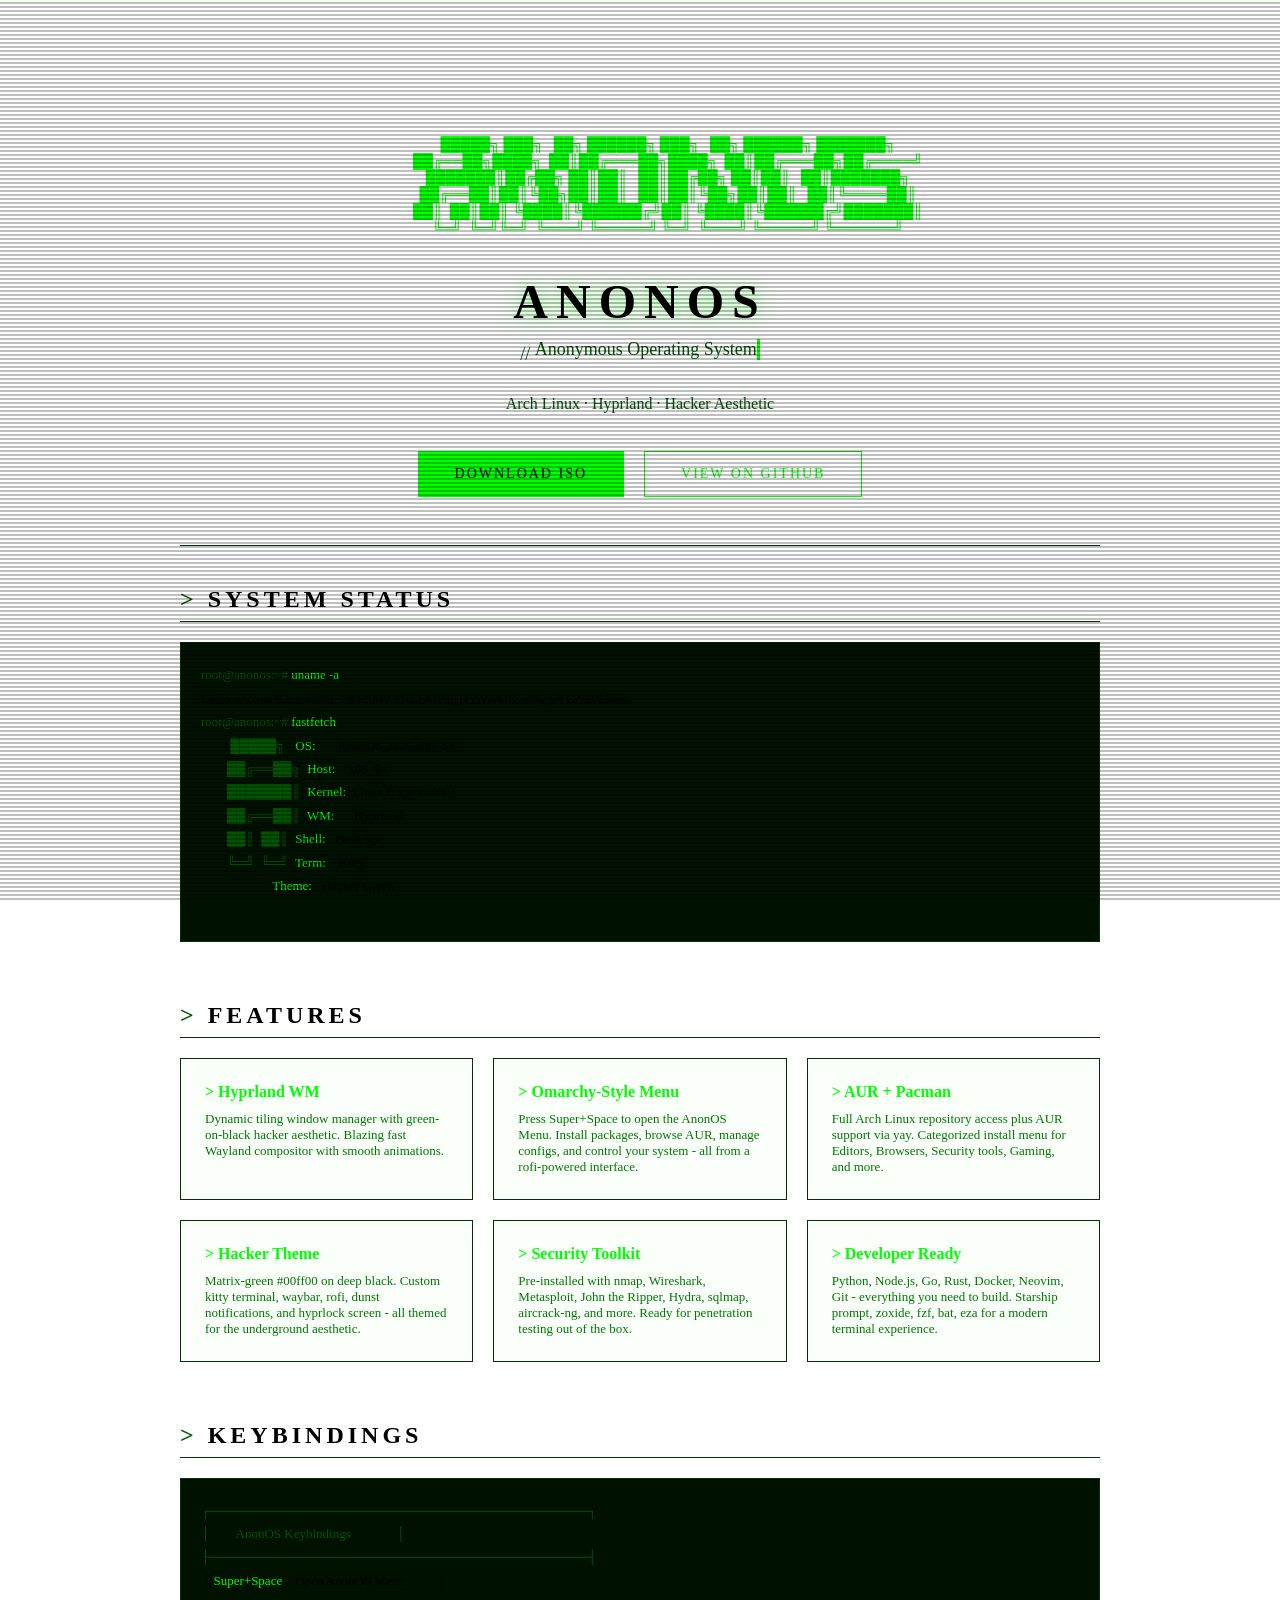
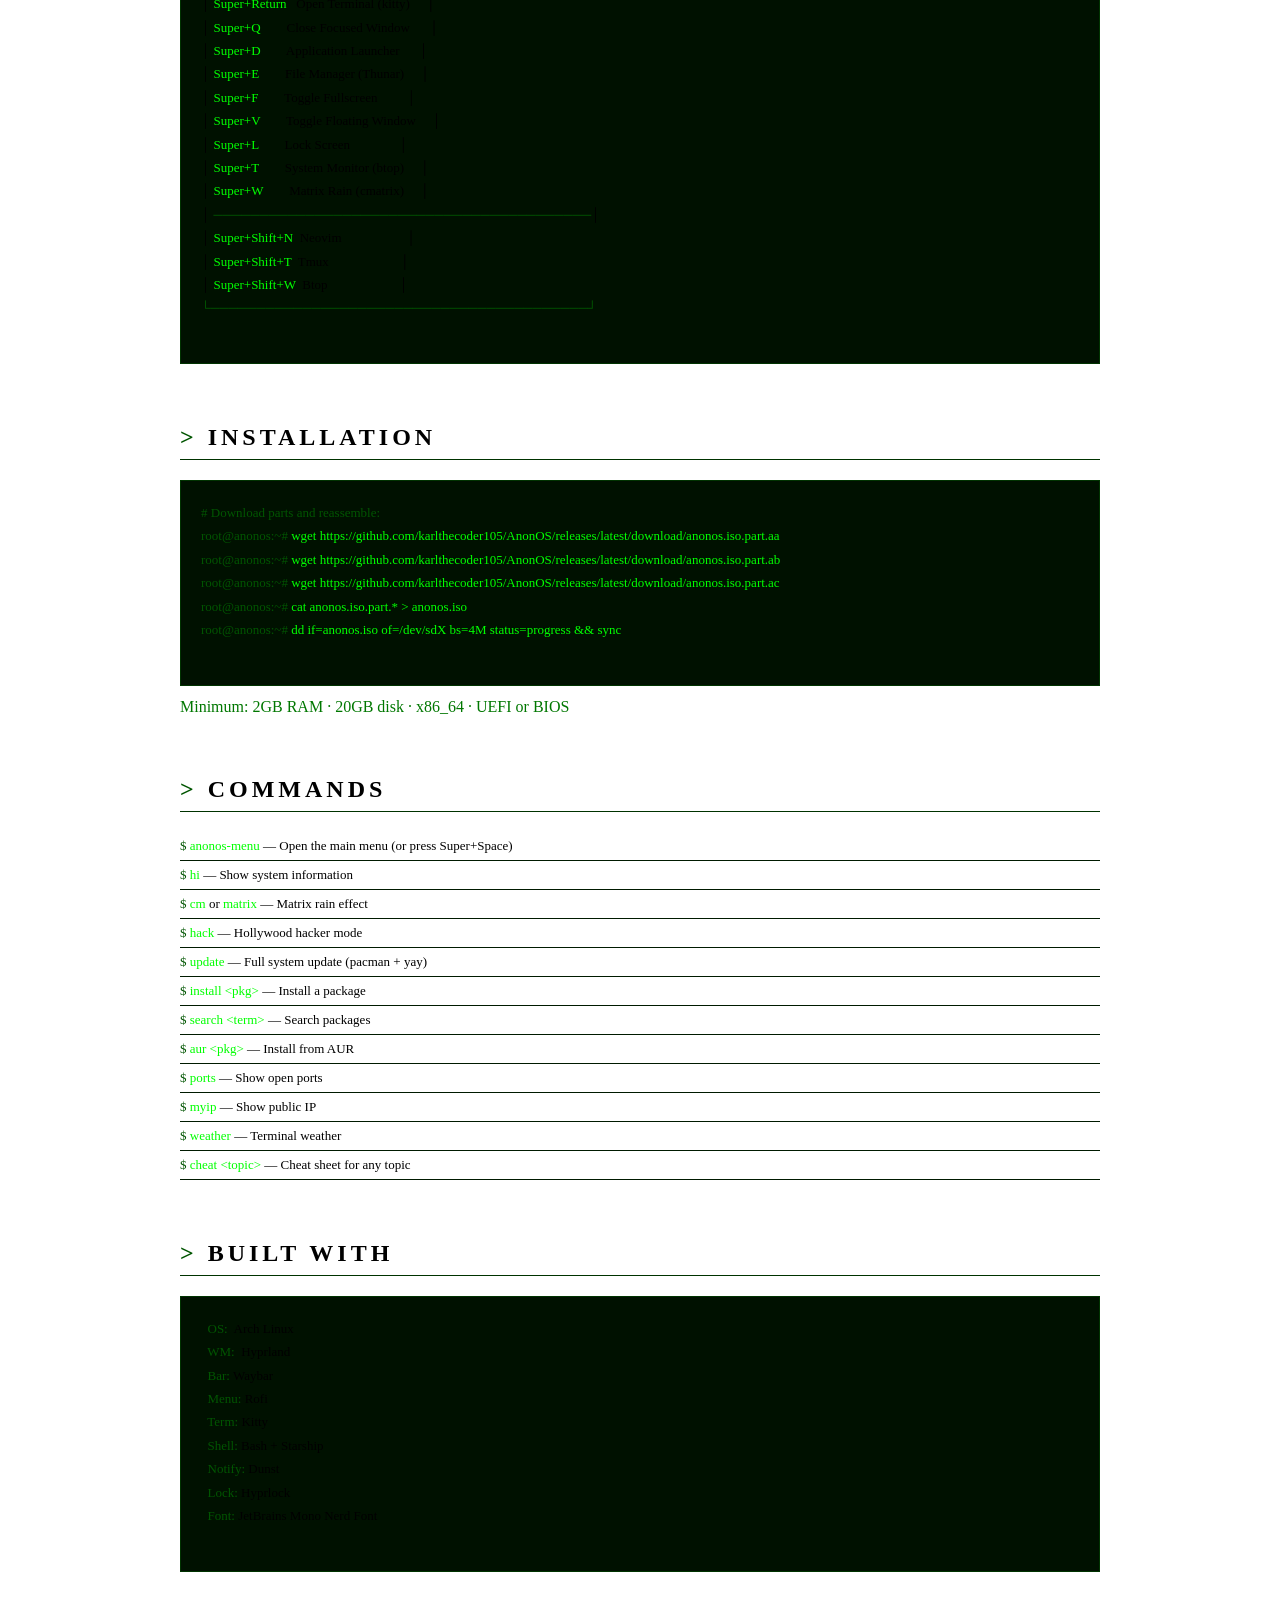
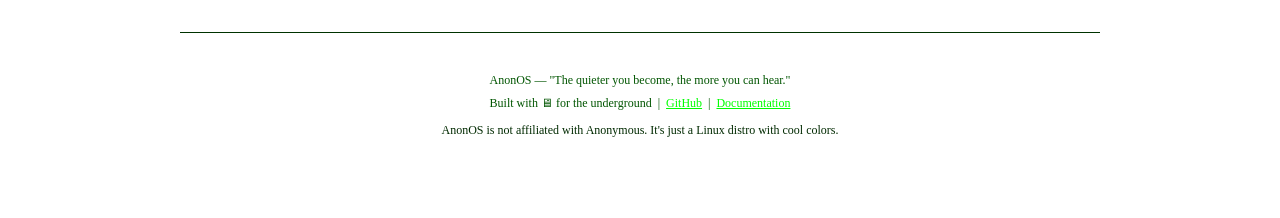
<file: index.html>
<!DOCTYPE html>
<html lang="en">
<head>
    <meta charset="UTF-8">
    <meta name="viewport" content="width=device-width, initial-scale=1.0">
    <title>AnonOS - Anonymous Operating System</title>
    <link rel="icon" type="image/svg+xml" href="data:image/svg+xml,<svg xmlns='http://www.w3.org/2000/svg' viewBox='0 0 100 100'><text y='.9em' font-size='90'>💀</text></svg>">
    <style>
        * { margin: 0; padding: 0; box-sizing: border-box; }


        <meta name="google-site-verification" content="H50y3rK3XgEqprsuq6de5fsm1klrKf6iAO_Bj1H4qsc" />
        body {
            background: #000;
            color: #00ff00;
            font-family: 'Courier New', 'JetBrains Mono', monospace;
            line-height: 1.6;
            overflow-x: hidden;
        }

        ::-webkit-scrollbar { width: 8px; }
        ::-webkit-scrollbar-track { background: #001100; }
        ::-webkit-scrollbar-thumb { background: #00ff00; border-radius: 4px; }

        .crt::before {
            content: " ";
            display: block;
            position: fixed;
            top: 0;
            left: 0;
            bottom: 0;
            right: 0;
            background: linear-gradient(
                rgba(18, 16, 16, 0) 50%,
                rgba(0, 0, 0, 0.25) 50%
            );
            background-size: 100% 4px;
            pointer-events: none;
            z-index: 2;
        }

        .scanline {
            position: fixed;
            top: 0;
            left: 0;
            width: 100%;
            height: 4px;
            background: rgba(0, 255, 0, 0.03);
            animation: scan 8s linear infinite;
            pointer-events: none;
            z-index: 3;
        }

        @keyframes scan {
            0% { top: 0; }
            100% { top: 100%; }
        }

        .container {
            max-width: 960px;
            margin: 0 auto;
            padding: 40px 20px;
        }

        header {
            text-align: center;
            padding: 80px 0 40px;
            border-bottom: 1px solid #003300;
            margin-bottom: 40px;
        }

        .logo {
            font-size: 14px;
            line-height: 1.2;
            color: #00ff00;
            margin-bottom: 20px;
            white-space: pre;
        }

        h1 {
            font-size: 48px;
            font-weight: bold;
            letter-spacing: 8px;
            text-transform: uppercase;
            margin-bottom: 10px;
            text-shadow: 0 0 20px rgba(0, 255, 0, 0.5);
        }

        .tagline {
            font-size: 18px;
            color: #005500;
            margin-bottom: 30px;
        }

        .typing {
            display: inline-block;
            overflow: hidden;
            border-right: 3px solid #00ff00;
            white-space: nowrap;
            animation: blink 1s step-end infinite;
        }

        @keyframes blink {
            50% { border-color: transparent; }
        }

        .btn {
            display: inline-block;
            padding: 14px 36px;
            margin: 8px;
            background: transparent;
            color: #00ff00;
            border: 1px solid #00ff00;
            text-decoration: none;
            font-family: inherit;
            font-size: 14px;
            cursor: pointer;
            transition: all 0.3s;
            letter-spacing: 2px;
            text-transform: uppercase;
        }

        .btn:hover {
            background: #00ff00;
            color: #000;
            box-shadow: 0 0 30px rgba(0, 255, 0, 0.3);
        }

        .btn-primary {
            background: #00ff00;
            color: #000;
        }

        .btn-primary:hover {
            background: transparent;
            color: #00ff00;
        }

        section {
            margin-bottom: 60px;
        }

        h2 {
            font-size: 24px;
            margin-bottom: 20px;
            padding-bottom: 8px;
            border-bottom: 1px solid #003300;
            letter-spacing: 4px;
            text-transform: uppercase;
        }

        h2::before {
            content: "> ";
            color: #005500;
        }

        .features {
            display: grid;
            grid-template-columns: repeat(auto-fit, minmax(280px, 1fr));
            gap: 20px;
        }

        .feature-card {
            border: 1px solid #003300;
            padding: 24px;
            transition: all 0.3s;
            background: rgba(0, 255, 0, 0.02);
        }

        .feature-card:hover {
            border-color: #00ff00;
            background: rgba(0, 255, 0, 0.05);
            transform: translateY(-2px);
        }

        .feature-card h3 {
            font-size: 16px;
            margin-bottom: 10px;
            color: #00ff00;
        }

        .feature-card p {
            color: #007700;
            font-size: 13px;
        }

        .screenshot {
            width: 100%;
            border: 1px solid #003300;
            padding: 4px;
            background: #000;
        }

        .cmd-list {
            list-style: none;
        }

        .cmd-list li {
            padding: 6px 0;
            border-bottom: 1px solid #001a00;
            font-size: 13px;
        }

        .cmd-list li::before {
            content: "$ ";
            color: #005500;
        }

        .cmd-list li span {
            color: #00ff00;
        }

        pre {
            background: #001100;
            border: 1px solid #003300;
            padding: 20px;
            overflow-x: auto;
            font-family: inherit;
            font-size: 13px;
            line-height: 1.8;
        }

        .ascii-art {
            color: #00ff00;
            font-size: 11px;
            line-height: 1.2;
            text-align: center;
        }

        footer {
            text-align: center;
            padding: 40px 0;
            border-top: 1px solid #003300;
            color: #005500;
            font-size: 12px;
        }

        .blink { animation: blink 1.5s step-end infinite; }

        a { color: #00ff00; }
        a:hover { color: #44ff44; }

        .prompt-line {
            color: #005500;
            margin-bottom: 8px;
        }

        .prompt-line span {
            color: #00ff00;
        }

        @media (max-width: 768px) {
            h1 { font-size: 28px; letter-spacing: 4px; }
            .logo { font-size: 8px; }
            .container { padding: 20px 16px; }
            header { padding: 40px 0 20px; }
        }
    </style>
</head>
<body class="crt">
    <div class="scanline"></div>

    <div class="container">

        <header>
            <div class="logo">
                █████╗ ███╗   ██╗ ██████╗ ███╗   ██╗ ██████╗ ███████╗
                ██╔══██╗████╗  ██║██╔═══██╗████╗  ██║██╔═══██╗██╔════╝
                ███████║██╔██╗ ██║██║   ██║██╔██╗ ██║██║   ██║███████╗
                ██╔══██║██║╚██╗██║██║   ██║██║╚██╗██║██║   ██║╚════██║
                ██║  ██║██║ ╚████║╚██████╔╝██║ ╚████║╚██████╔╝███████║
                ╚═╝  ╚═╝╚═╝  ╚═══╝ ╚═════╝ ╚═╝  ╚═══╝ ╚═════╝ ╚══════╝
            </div>
            <h1>AnonOS</h1>
            <p class="tagline">// <span class="typing">Anonymous Operating System</span></p>
            <p style="color:#005500; margin-bottom: 30px;">
                Arch Linux · Hyprland · Hacker Aesthetic
            </p>
            <div>
                <a href="https://github.com/karlthecoder105/AnonOS/releases" class="btn btn-primary">Download ISO</a>
                <a href="https://github.com/karlthecoder105/AnonOS" class="btn">View on GitHub</a>
            </div>
        </header>

        <section>
            <h2>System Status</h2>
            <pre>
<span style="color:#005500">root@anonos:~#</span> <span style="color:#00ff00">uname -a</span>
Linux anonos 6.x.x-arch1-1 #1 SMP PREEMPT_DYNAMIC x86_64 GNU/Linux
<span style="color:#005500">root@anonos:~#</span> <span style="color:#00ff00">fastfetch</span>
<span style="color:#005500">         █████╗ </span><span style="color:#00ff00">  OS:</span>       AnonOS 2026.x86_64
<span style="color:#005500">        ██╔══██╗</span><span style="color:#00ff00">  Host:</span>    x86_64
<span style="color:#005500">        ███████║</span><span style="color:#00ff00">  Kernel:</span>  Linux 6.x.x-arch1-1
<span style="color:#005500">        ██╔══██║</span><span style="color:#00ff00">  WM:</span>      Hyprland
<span style="color:#005500">        ██║  ██║</span><span style="color:#00ff00">  Shell:</span>   Bash 5.x
<span style="color:#005500">        ╚═╝  ╚═╝</span><span style="color:#00ff00">  Term:</span>    Kitty
<span style="color:#005500">                    </span><span style="color:#00ff00">  Theme:</span>   Hacker Green
            </pre>
        </section>

        <section>
            <h2>Features</h2>
            <div class="features">

                <div class="feature-card">
                    <h3>> Hyprland WM</h3>
                    <p>Dynamic tiling window manager with green-on-black hacker aesthetic. Blazing fast Wayland compositor with smooth animations.</p>
                </div>

                <div class="feature-card">
                    <h3>> Omarchy-Style Menu</h3>
                    <p>Press Super+Space to open the AnonOS Menu. Install packages, browse AUR, manage configs, and control your system - all from a rofi-powered interface.</p>
                </div>

                <div class="feature-card">
                    <h3>> AUR + Pacman</h3>
                    <p>Full Arch Linux repository access plus AUR support via yay. Categorized install menu for Editors, Browsers, Security tools, Gaming, and more.</p>
                </div>

                <div class="feature-card">
                    <h3>> Hacker Theme</h3>
                    <p>Matrix-green #00ff00 on deep black. Custom kitty terminal, waybar, rofi, dunst notifications, and hyprlock screen - all themed for the underground aesthetic.</p>
                </div>

                <div class="feature-card">
                    <h3>> Security Toolkit</h3>
                    <p>Pre-installed with nmap, Wireshark, Metasploit, John the Ripper, Hydra, sqlmap, aircrack-ng, and more. Ready for penetration testing out of the box.</p>
                </div>

                <div class="feature-card">
                    <h3>> Developer Ready</h3>
                    <p>Python, Node.js, Go, Rust, Docker, Neovim, Git - everything you need to build. Starship prompt, zoxide, fzf, bat, eza for a modern terminal experience.</p>
                </div>

            </div>
        </section>

        <section>
            <h2>Keybindings</h2>
            <pre>
<span style="color:#005500">┌─────────────────────────────────────────┐
│        AnonOS Keybindings              │
├─────────────────────────────────────────┤</span>
│ <span style="color:#00ff00">Super+Space</span>    Open AnonOS Menu          │
│ <span style="color:#00ff00">Super+Return</span>   Open Terminal (kitty)     │
│ <span style="color:#00ff00">Super+Q</span>        Close Focused Window      │
│ <span style="color:#00ff00">Super+D</span>        Application Launcher      │
│ <span style="color:#00ff00">Super+E</span>        File Manager (Thunar)     │
│ <span style="color:#00ff00">Super+F</span>        Toggle Fullscreen         │
│ <span style="color:#00ff00">Super+V</span>        Toggle Floating Window     │
│ <span style="color:#00ff00">Super+L</span>        Lock Screen               │
│ <span style="color:#00ff00">Super+T</span>        System Monitor (btop)     │
│ <span style="color:#00ff00">Super+W</span>        Matrix Rain (cmatrix)     │
│ <span style="color:#005500">─────────────────────────────────────────</span>│
│ <span style="color:#00ff00">Super+Shift+N</span>  Neovim                    │
│ <span style="color:#00ff00">Super+Shift+T</span>  Tmux                      │
│ <span style="color:#00ff00">Super+Shift+W</span>  Btop                      │
<span style="color:#005500">└─────────────────────────────────────────┘</span>
            </pre>
        </section>

        <section id="download">
            <h2>Installation</h2>
            <pre>
<span style="color:#005500"># Download parts and reassemble:</span>
<span style="color:#005500">root@anonos:~#</span> <span style="color:#00ff00">wget https://github.com/karlthecoder105/AnonOS/releases/latest/download/anonos.iso.part.aa</span>
<span style="color:#005500">root@anonos:~#</span> <span style="color:#00ff00">wget https://github.com/karlthecoder105/AnonOS/releases/latest/download/anonos.iso.part.ab</span>
<span style="color:#005500">root@anonos:~#</span> <span style="color:#00ff00">wget https://github.com/karlthecoder105/AnonOS/releases/latest/download/anonos.iso.part.ac</span>
<span style="color:#005500">root@anonos:~#</span> <span style="color:#00ff00">cat anonos.iso.part.* > anonos.iso</span>
<span style="color:#005500">root@anonos:~#</span> <span style="color:#00ff00">dd if=anonos.iso of=/dev/sdX bs=4M status=progress && sync</span>
            </pre>

            <p style="color:#007700; margin-top: 12px;">
                Minimum: 2GB RAM · 20GB disk · x86_64 · UEFI or BIOS
            </p>
        </section>

        <section>
            <h2>Commands</h2>
            <ul class="cmd-list">
                <li><span>anonos-menu</span>        — Open the main menu (or press Super+Space)</li>
                <li><span>hi</span>                 — Show system information</li>
                <li><span>cm</span> or <span>matrix</span>      — Matrix rain effect</li>
                <li><span>hack</span>               — Hollywood hacker mode</li>
                <li><span>update</span>             — Full system update (pacman + yay)</li>
                <li><span>install &lt;pkg&gt;</span>       — Install a package</li>
                <li><span>search &lt;term&gt;</span>       — Search packages</li>
                <li><span>aur &lt;pkg&gt;</span>          — Install from AUR</li>
                <li><span>ports</span>              — Show open ports</li>
                <li><span>myip</span>               — Show public IP</li>
                <li><span>weather</span>            — Terminal weather</li>
                <li><span>cheat &lt;topic&gt;</span>       — Cheat sheet for any topic</li>
            </ul>
        </section>

        <section>
            <h2>Built With</h2>
            <pre>
<span style="color:#005500">  OS:</span>  Arch Linux
<span style="color:#005500">  WM:</span>  Hyprland
<span style="color:#005500">  Bar:</span> Waybar
<span style="color:#005500">  Menu:</span> Rofi
<span style="color:#005500">  Term:</span> Kitty
<span style="color:#005500">  Shell:</span> Bash + Starship
<span style="color:#005500">  Notify:</span> Dunst
<span style="color:#005500">  Lock:</span> Hyprlock
<span style="color:#005500">  Font:</span> JetBrains Mono Nerd Font
            </pre>
        </section>

        <footer>
            <p>AnonOS — "The quieter you become, the more you can hear."</p>
            <p style="margin-top: 8px;">
                Built with &#x1F5A5; for the underground &nbsp;|&nbsp; <a href="https://github.com/karlthecoder105/AnonOS">GitHub</a> &nbsp;|&nbsp; <a href="#">Documentation</a>
            </p>
            <p style="margin-top: 12px; color: #002a00;">
                AnonOS is not affiliated with Anonymous. It's just a Linux distro with cool colors.
            </p>
        </footer>

    </div>

</body>
</html>
</file>
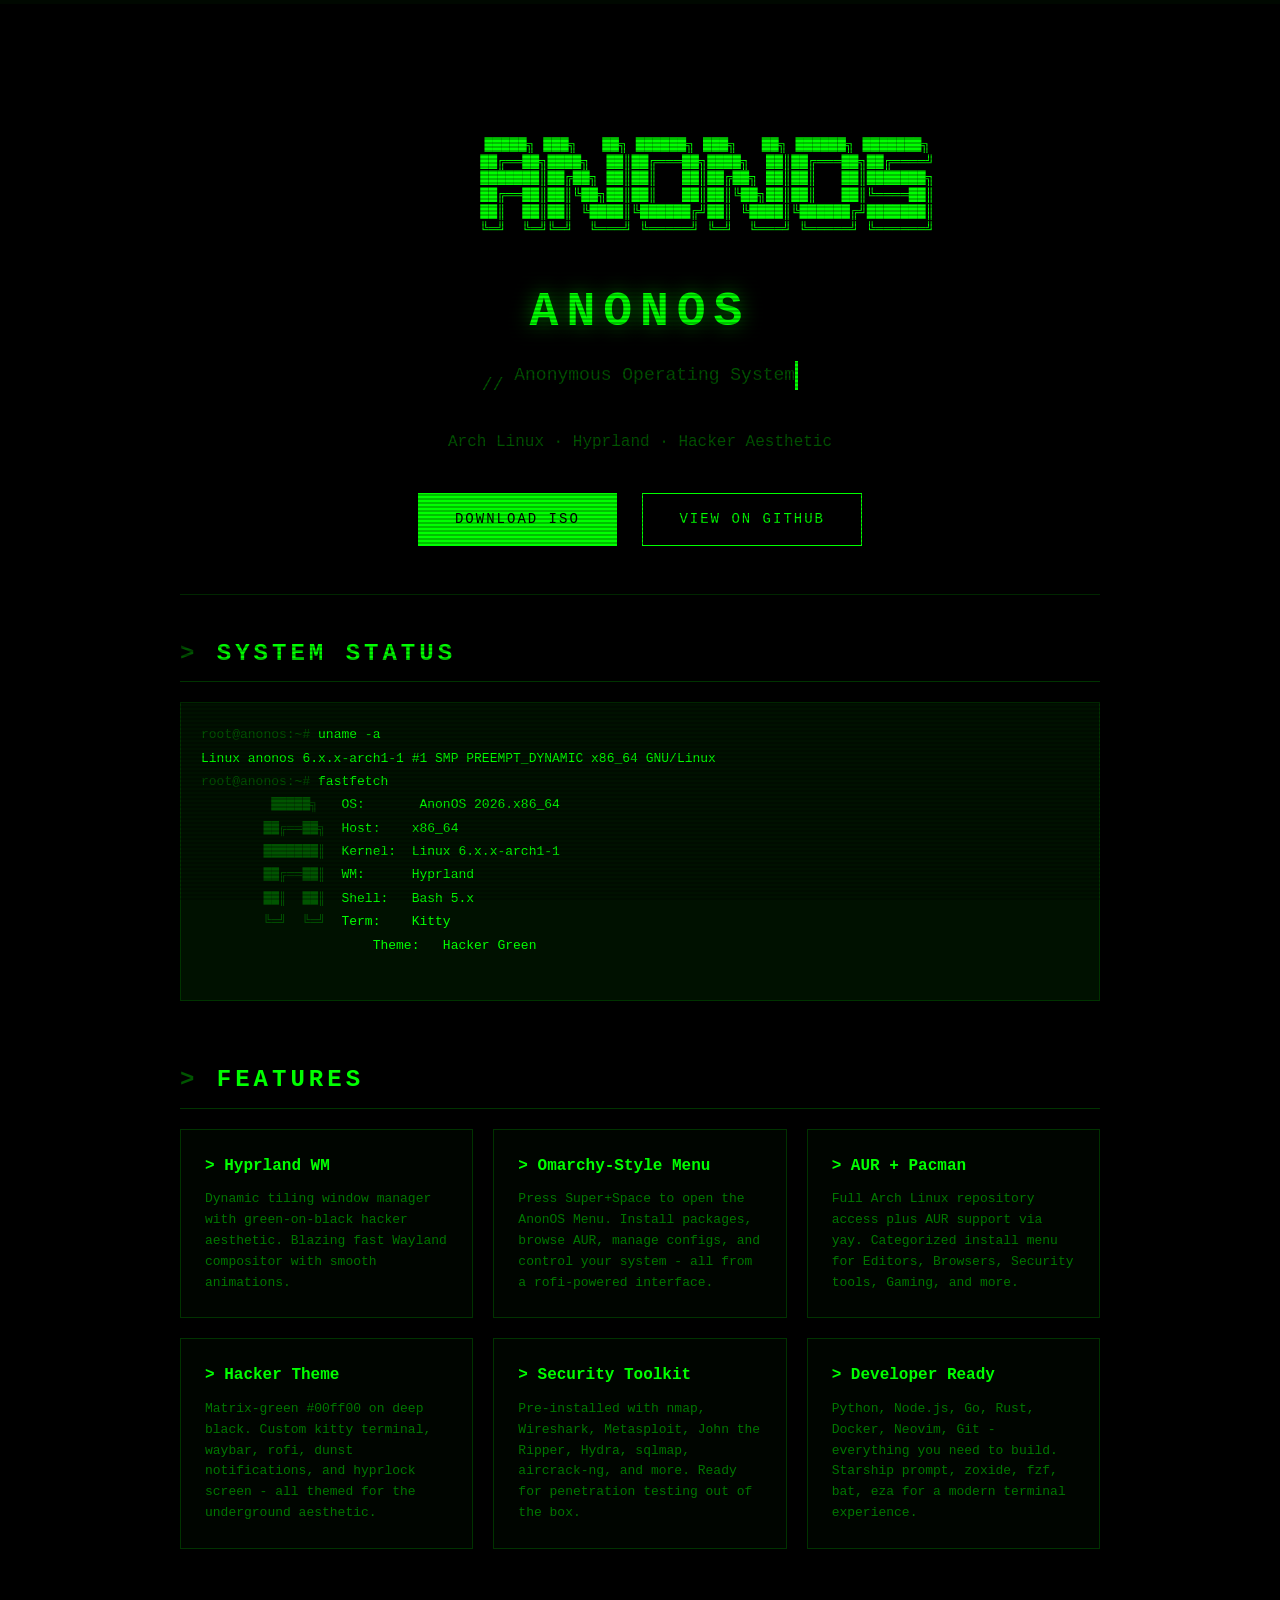
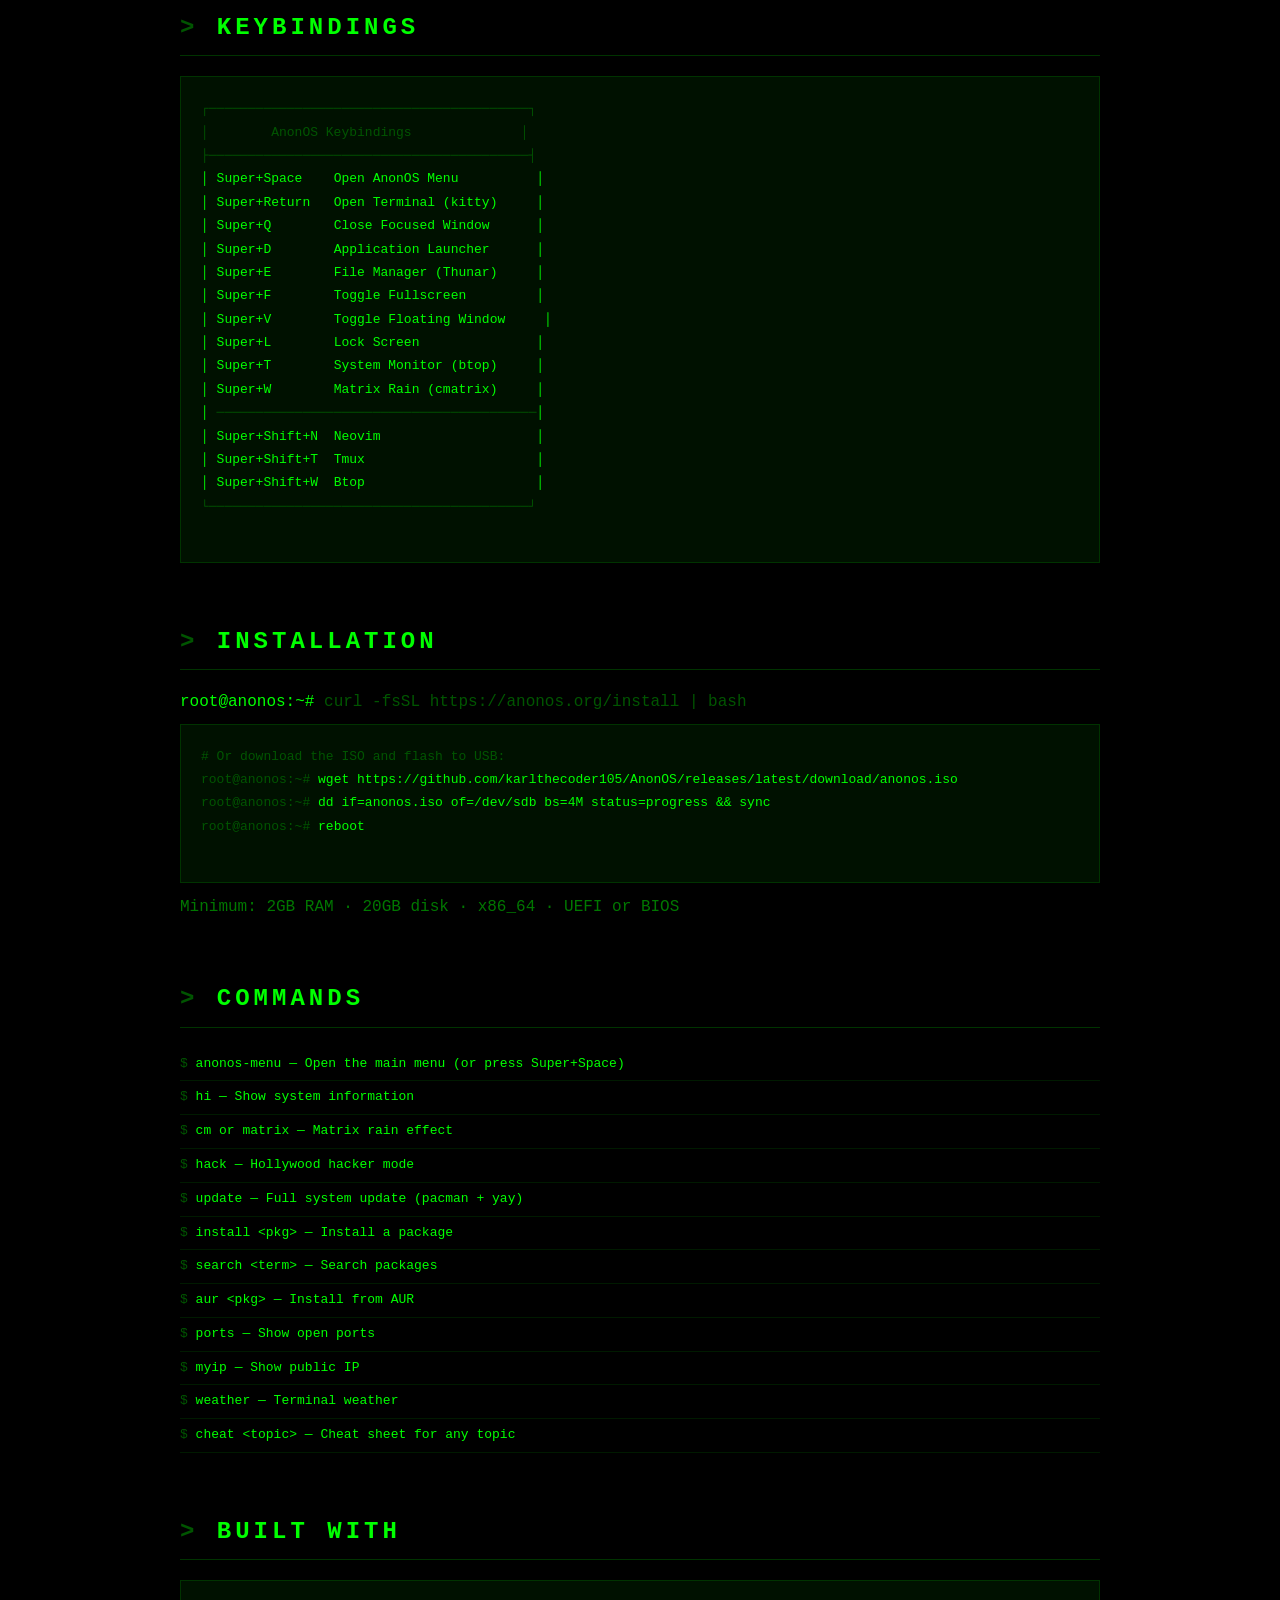
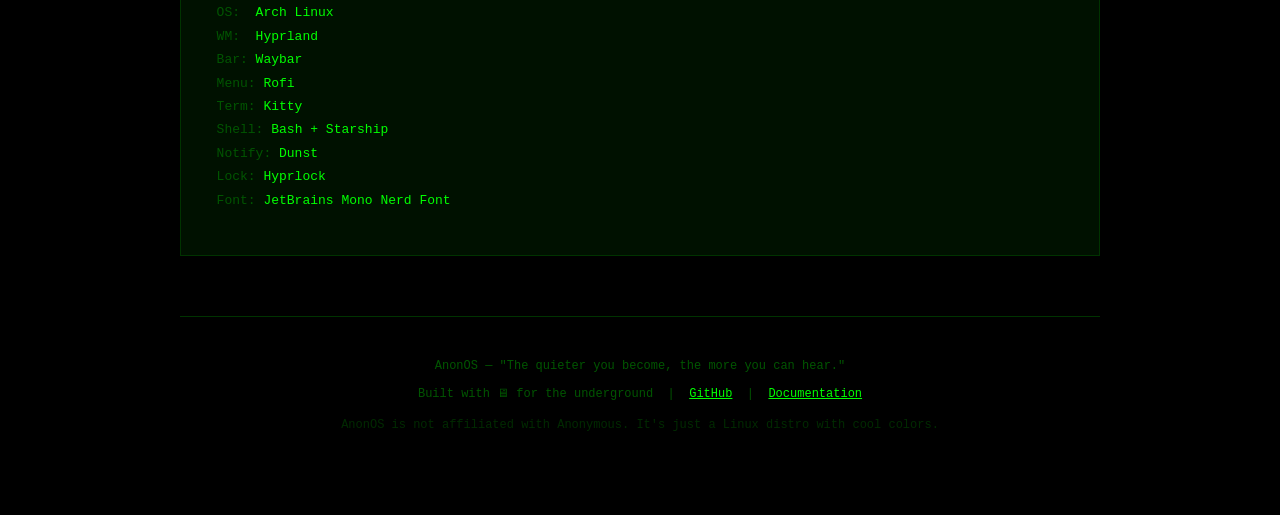
<file: website/index.html>
<!DOCTYPE html>
<html lang="en">
<head>
    <meta charset="UTF-8">
    <meta name="viewport" content="width=device-width, initial-scale=1.0">
    <title>AnonOS - Anonymous Operating System</title>
    <link rel="icon" type="image/svg+xml" href="data:image/svg+xml,<svg xmlns='http://www.w3.org/2000/svg' viewBox='0 0 100 100'><text y='.9em' font-size='90'>💀</text></svg>">
    <style>
        * { margin: 0; padding: 0; box-sizing: border-box; }

        body {
            background: #000;
            color: #00ff00;
            font-family: 'Courier New', 'JetBrains Mono', monospace;
            line-height: 1.6;
            overflow-x: hidden;
        }

        ::-webkit-scrollbar { width: 8px; }
        ::-webkit-scrollbar-track { background: #001100; }
        ::-webkit-scrollbar-thumb { background: #00ff00; border-radius: 4px; }

        .crt::before {
            content: " ";
            display: block;
            position: fixed;
            top: 0;
            left: 0;
            bottom: 0;
            right: 0;
            background: linear-gradient(
                rgba(18, 16, 16, 0) 50%,
                rgba(0, 0, 0, 0.25) 50%
            );
            background-size: 100% 4px;
            pointer-events: none;
            z-index: 2;
        }

        .scanline {
            position: fixed;
            top: 0;
            left: 0;
            width: 100%;
            height: 4px;
            background: rgba(0, 255, 0, 0.03);
            animation: scan 8s linear infinite;
            pointer-events: none;
            z-index: 3;
        }

        @keyframes scan {
            0% { top: 0; }
            100% { top: 100%; }
        }

        .container {
            max-width: 960px;
            margin: 0 auto;
            padding: 40px 20px;
        }

        header {
            text-align: center;
            padding: 80px 0 40px;
            border-bottom: 1px solid #003300;
            margin-bottom: 40px;
        }

        .logo {
            font-size: 14px;
            line-height: 1.2;
            color: #00ff00;
            margin-bottom: 20px;
            white-space: pre;
        }

        h1 {
            font-size: 48px;
            font-weight: bold;
            letter-spacing: 8px;
            text-transform: uppercase;
            margin-bottom: 10px;
            text-shadow: 0 0 20px rgba(0, 255, 0, 0.5);
        }

        .tagline {
            font-size: 18px;
            color: #005500;
            margin-bottom: 30px;
        }

        .typing {
            display: inline-block;
            overflow: hidden;
            border-right: 3px solid #00ff00;
            white-space: nowrap;
            animation: blink 1s step-end infinite;
        }

        @keyframes blink {
            50% { border-color: transparent; }
        }

        .btn {
            display: inline-block;
            padding: 14px 36px;
            margin: 8px;
            background: transparent;
            color: #00ff00;
            border: 1px solid #00ff00;
            text-decoration: none;
            font-family: inherit;
            font-size: 14px;
            cursor: pointer;
            transition: all 0.3s;
            letter-spacing: 2px;
            text-transform: uppercase;
        }

        .btn:hover {
            background: #00ff00;
            color: #000;
            box-shadow: 0 0 30px rgba(0, 255, 0, 0.3);
        }

        .btn-primary {
            background: #00ff00;
            color: #000;
        }

        .btn-primary:hover {
            background: transparent;
            color: #00ff00;
        }

        section {
            margin-bottom: 60px;
        }

        h2 {
            font-size: 24px;
            margin-bottom: 20px;
            padding-bottom: 8px;
            border-bottom: 1px solid #003300;
            letter-spacing: 4px;
            text-transform: uppercase;
        }

        h2::before {
            content: "> ";
            color: #005500;
        }

        .features {
            display: grid;
            grid-template-columns: repeat(auto-fit, minmax(280px, 1fr));
            gap: 20px;
        }

        .feature-card {
            border: 1px solid #003300;
            padding: 24px;
            transition: all 0.3s;
            background: rgba(0, 255, 0, 0.02);
        }

        .feature-card:hover {
            border-color: #00ff00;
            background: rgba(0, 255, 0, 0.05);
            transform: translateY(-2px);
        }

        .feature-card h3 {
            font-size: 16px;
            margin-bottom: 10px;
            color: #00ff00;
        }

        .feature-card p {
            color: #007700;
            font-size: 13px;
        }

        .screenshot {
            width: 100%;
            border: 1px solid #003300;
            padding: 4px;
            background: #000;
        }

        .cmd-list {
            list-style: none;
        }

        .cmd-list li {
            padding: 6px 0;
            border-bottom: 1px solid #001a00;
            font-size: 13px;
        }

        .cmd-list li::before {
            content: "$ ";
            color: #005500;
        }

        .cmd-list li span {
            color: #00ff00;
        }

        pre {
            background: #001100;
            border: 1px solid #003300;
            padding: 20px;
            overflow-x: auto;
            font-family: inherit;
            font-size: 13px;
            line-height: 1.8;
        }

        .ascii-art {
            color: #00ff00;
            font-size: 11px;
            line-height: 1.2;
            text-align: center;
        }

        footer {
            text-align: center;
            padding: 40px 0;
            border-top: 1px solid #003300;
            color: #005500;
            font-size: 12px;
        }

        .blink { animation: blink 1.5s step-end infinite; }

        a { color: #00ff00; }
        a:hover { color: #44ff44; }

        .prompt-line {
            color: #005500;
            margin-bottom: 8px;
        }

        .prompt-line span {
            color: #00ff00;
        }

        @media (max-width: 768px) {
            h1 { font-size: 28px; letter-spacing: 4px; }
            .logo { font-size: 8px; }
            .container { padding: 20px 16px; }
            header { padding: 40px 0 20px; }
        }
    </style>
</head>
<body class="crt">
    <div class="scanline"></div>

    <div class="container">

        <header>
            <div class="logo">
                █████╗ ███╗   ██╗ ██████╗ ███╗   ██╗ ██████╗ ███████╗
                ██╔══██╗████╗  ██║██╔═══██╗████╗  ██║██╔═══██╗██╔════╝
                ███████║██╔██╗ ██║██║   ██║██╔██╗ ██║██║   ██║███████╗
                ██╔══██║██║╚██╗██║██║   ██║██║╚██╗██║██║   ██║╚════██║
                ██║  ██║██║ ╚████║╚██████╔╝██║ ╚████║╚██████╔╝███████║
                ╚═╝  ╚═╝╚═╝  ╚═══╝ ╚═════╝ ╚═╝  ╚═══╝ ╚═════╝ ╚══════╝
            </div>
            <h1>AnonOS</h1>
            <p class="tagline">// <span class="typing">Anonymous Operating System</span></p>
            <p style="color:#005500; margin-bottom: 30px;">
                Arch Linux · Hyprland · Hacker Aesthetic
            </p>
            <div>
                <a href="#download" class="btn btn-primary">Download ISO</a>
                <a href="https://github.com/karlthecoder105/AnonOS" class="btn">View on GitHub</a>
            </div>
        </header>

        <section>
            <h2>System Status</h2>
            <pre>
<span style="color:#005500">root@anonos:~#</span> <span style="color:#00ff00">uname -a</span>
Linux anonos 6.x.x-arch1-1 #1 SMP PREEMPT_DYNAMIC x86_64 GNU/Linux
<span style="color:#005500">root@anonos:~#</span> <span style="color:#00ff00">fastfetch</span>
<span style="color:#005500">         █████╗ </span><span style="color:#00ff00">  OS:</span>       AnonOS 2026.x86_64
<span style="color:#005500">        ██╔══██╗</span><span style="color:#00ff00">  Host:</span>    x86_64
<span style="color:#005500">        ███████║</span><span style="color:#00ff00">  Kernel:</span>  Linux 6.x.x-arch1-1
<span style="color:#005500">        ██╔══██║</span><span style="color:#00ff00">  WM:</span>      Hyprland
<span style="color:#005500">        ██║  ██║</span><span style="color:#00ff00">  Shell:</span>   Bash 5.x
<span style="color:#005500">        ╚═╝  ╚═╝</span><span style="color:#00ff00">  Term:</span>    Kitty
<span style="color:#005500">                    </span><span style="color:#00ff00">  Theme:</span>   Hacker Green
            </pre>
        </section>

        <section>
            <h2>Features</h2>
            <div class="features">

                <div class="feature-card">
                    <h3>> Hyprland WM</h3>
                    <p>Dynamic tiling window manager with green-on-black hacker aesthetic. Blazing fast Wayland compositor with smooth animations.</p>
                </div>

                <div class="feature-card">
                    <h3>> Omarchy-Style Menu</h3>
                    <p>Press Super+Space to open the AnonOS Menu. Install packages, browse AUR, manage configs, and control your system - all from a rofi-powered interface.</p>
                </div>

                <div class="feature-card">
                    <h3>> AUR + Pacman</h3>
                    <p>Full Arch Linux repository access plus AUR support via yay. Categorized install menu for Editors, Browsers, Security tools, Gaming, and more.</p>
                </div>

                <div class="feature-card">
                    <h3>> Hacker Theme</h3>
                    <p>Matrix-green #00ff00 on deep black. Custom kitty terminal, waybar, rofi, dunst notifications, and hyprlock screen - all themed for the underground aesthetic.</p>
                </div>

                <div class="feature-card">
                    <h3>> Security Toolkit</h3>
                    <p>Pre-installed with nmap, Wireshark, Metasploit, John the Ripper, Hydra, sqlmap, aircrack-ng, and more. Ready for penetration testing out of the box.</p>
                </div>

                <div class="feature-card">
                    <h3>> Developer Ready</h3>
                    <p>Python, Node.js, Go, Rust, Docker, Neovim, Git - everything you need to build. Starship prompt, zoxide, fzf, bat, eza for a modern terminal experience.</p>
                </div>

            </div>
        </section>

        <section>
            <h2>Keybindings</h2>
            <pre>
<span style="color:#005500">┌─────────────────────────────────────────┐
│        AnonOS Keybindings              │
├─────────────────────────────────────────┤</span>
│ <span style="color:#00ff00">Super+Space</span>    Open AnonOS Menu          │
│ <span style="color:#00ff00">Super+Return</span>   Open Terminal (kitty)     │
│ <span style="color:#00ff00">Super+Q</span>        Close Focused Window      │
│ <span style="color:#00ff00">Super+D</span>        Application Launcher      │
│ <span style="color:#00ff00">Super+E</span>        File Manager (Thunar)     │
│ <span style="color:#00ff00">Super+F</span>        Toggle Fullscreen         │
│ <span style="color:#00ff00">Super+V</span>        Toggle Floating Window     │
│ <span style="color:#00ff00">Super+L</span>        Lock Screen               │
│ <span style="color:#00ff00">Super+T</span>        System Monitor (btop)     │
│ <span style="color:#00ff00">Super+W</span>        Matrix Rain (cmatrix)     │
│ <span style="color:#005500">─────────────────────────────────────────</span>│
│ <span style="color:#00ff00">Super+Shift+N</span>  Neovim                    │
│ <span style="color:#00ff00">Super+Shift+T</span>  Tmux                      │
│ <span style="color:#00ff00">Super+Shift+W</span>  Btop                      │
<span style="color:#005500">└─────────────────────────────────────────┘</span>
            </pre>
        </section>

        <section id="download">
            <h2>Installation</h2>
            <div class="prompt-line"><span>root@anonos:~#</span> curl -fsSL https://anonos.org/install | bash</div>
            <pre>
<span style="color:#005500"># Or download the ISO and flash to USB:</span>
<span style="color:#005500">root@anonos:~#</span> <span style="color:#00ff00">wget https://github.com/karlthecoder105/AnonOS/releases/latest/download/anonos.iso</span>
<span style="color:#005500">root@anonos:~#</span> <span style="color:#00ff00">dd if=anonos.iso of=/dev/sdb bs=4M status=progress && sync</span>
<span style="color:#005500">root@anonos:~#</span> <span style="color:#00ff00">reboot</span>
            </pre>

            <p style="color:#007700; margin-top: 12px;">
                Minimum: 2GB RAM · 20GB disk · x86_64 · UEFI or BIOS
            </p>
        </section>

        <section>
            <h2>Commands</h2>
            <ul class="cmd-list">
                <li><span>anonos-menu</span>        — Open the main menu (or press Super+Space)</li>
                <li><span>hi</span>                 — Show system information</li>
                <li><span>cm</span> or <span>matrix</span>      — Matrix rain effect</li>
                <li><span>hack</span>               — Hollywood hacker mode</li>
                <li><span>update</span>             — Full system update (pacman + yay)</li>
                <li><span>install &lt;pkg&gt;</span>       — Install a package</li>
                <li><span>search &lt;term&gt;</span>       — Search packages</li>
                <li><span>aur &lt;pkg&gt;</span>          — Install from AUR</li>
                <li><span>ports</span>              — Show open ports</li>
                <li><span>myip</span>               — Show public IP</li>
                <li><span>weather</span>            — Terminal weather</li>
                <li><span>cheat &lt;topic&gt;</span>       — Cheat sheet for any topic</li>
            </ul>
        </section>

        <section>
            <h2>Built With</h2>
            <pre>
<span style="color:#005500">  OS:</span>  Arch Linux
<span style="color:#005500">  WM:</span>  Hyprland
<span style="color:#005500">  Bar:</span> Waybar
<span style="color:#005500">  Menu:</span> Rofi
<span style="color:#005500">  Term:</span> Kitty
<span style="color:#005500">  Shell:</span> Bash + Starship
<span style="color:#005500">  Notify:</span> Dunst
<span style="color:#005500">  Lock:</span> Hyprlock
<span style="color:#005500">  Font:</span> JetBrains Mono Nerd Font
            </pre>
        </section>

        <footer>
            <p>AnonOS — "The quieter you become, the more you can hear."</p>
            <p style="margin-top: 8px;">
                Built with &#x1F5A5; for the underground &nbsp;|&nbsp; <a href="https://github.com/karlthecoder105/AnonOS">GitHub</a> &nbsp;|&nbsp; <a href="#">Documentation</a>
            </p>
            <p style="margin-top: 12px; color: #002a00;">
                AnonOS is not affiliated with Anonymous. It's just a Linux distro with cool colors.
            </p>
        </footer>

    </div>

</body>
</html>
</file>
